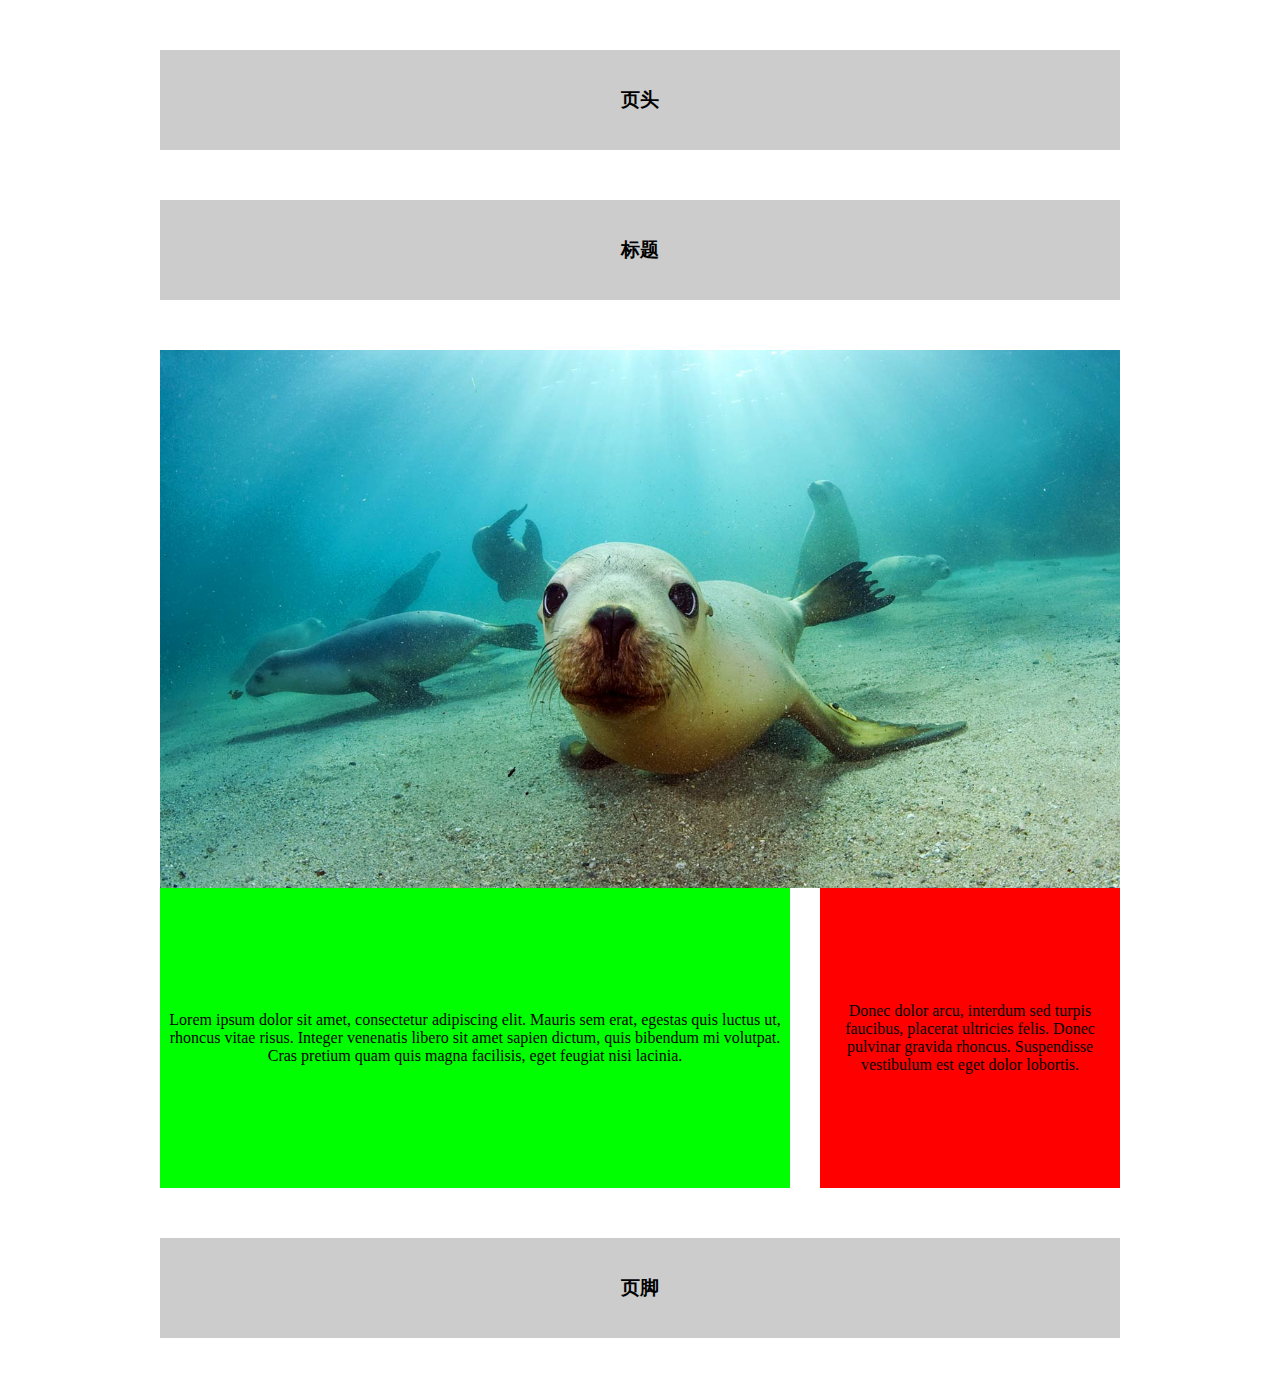
<file: 响应式设计/index.html>
<!DOCTYPE html>
<html lang="en">
<head>
    <meta charset="UTF-8">
    <title>index</title>
    <style>
        *{
            margin: 0;
            padding: 0;
        }
        #container{
            width: 960px;
            margin: 0 auto;
        }
        #container h3{
            height: 100px;
            background: #cccccc;
            margin:50px 0;
            line-height: 100px;
            text-align: center;
        }
        #img-box{
            background:url("img/01.jpg") 0 0 no-repeat;
            background-size: cover;
            height: 0;
            padding-top: 56%;
        }
        #content{
            /*height: 300px;*/
            overflow: hidden;
        }
        #left{
            width: 630px;
            height: 300px;
            background: #00ff00;
            float: left;
            display: table;
        }
        #right{
            width: 300px;
            height: 300px;
            background: #ff0000;
            float: right;
            display: table;
        }
        #content p{
            text-align: center;
            display: table-cell;
            vertical-align: middle;
        }
        @media screen and (max-width: 960px){
            #container{
                width: 100%;
            }
            #img-box{
                background:url("img/01_s_2x.jpg") 0 0 no-repeat;
                background-size: cover;
            }
            #left{
                width:68%;
            }
            #right{
                width: 30%;
            }
        }
        @media screen and (max-width: 480px) {
            #img-box{
                background:url("img/01_s.jpg") 0 0 no-repeat;
                background-size: cover;
            }
            #right,#left{
                width: 100%;
            }
        }
    </style>
</head>
<body>

<div id="container">
    <h3>页头</h3>
    <h3>标题</h3>
    <div id="img-box">

    </div>
    <div id="content">
        <div id="left">
            <p>
                Lorem ipsum dolor sit amet, consectetur adipiscing elit. Mauris sem erat, egestas quis luctus ut, rhoncus vitae risus. Integer venenatis libero sit amet sapien dictum, quis bibendum mi volutpat. Cras pretium quam quis magna facilisis, eget feugiat nisi lacinia.
            </p>
        </div>
        <div id="right">
            <p>
                Donec dolor arcu, interdum sed turpis faucibus, placerat ultricies felis. Donec pulvinar gravida rhoncus. Suspendisse vestibulum est eget dolor lobortis.
            </p>
        </div>
    </div>
    <h3>页脚</h3>

</div>

</body>
</html>
</file>
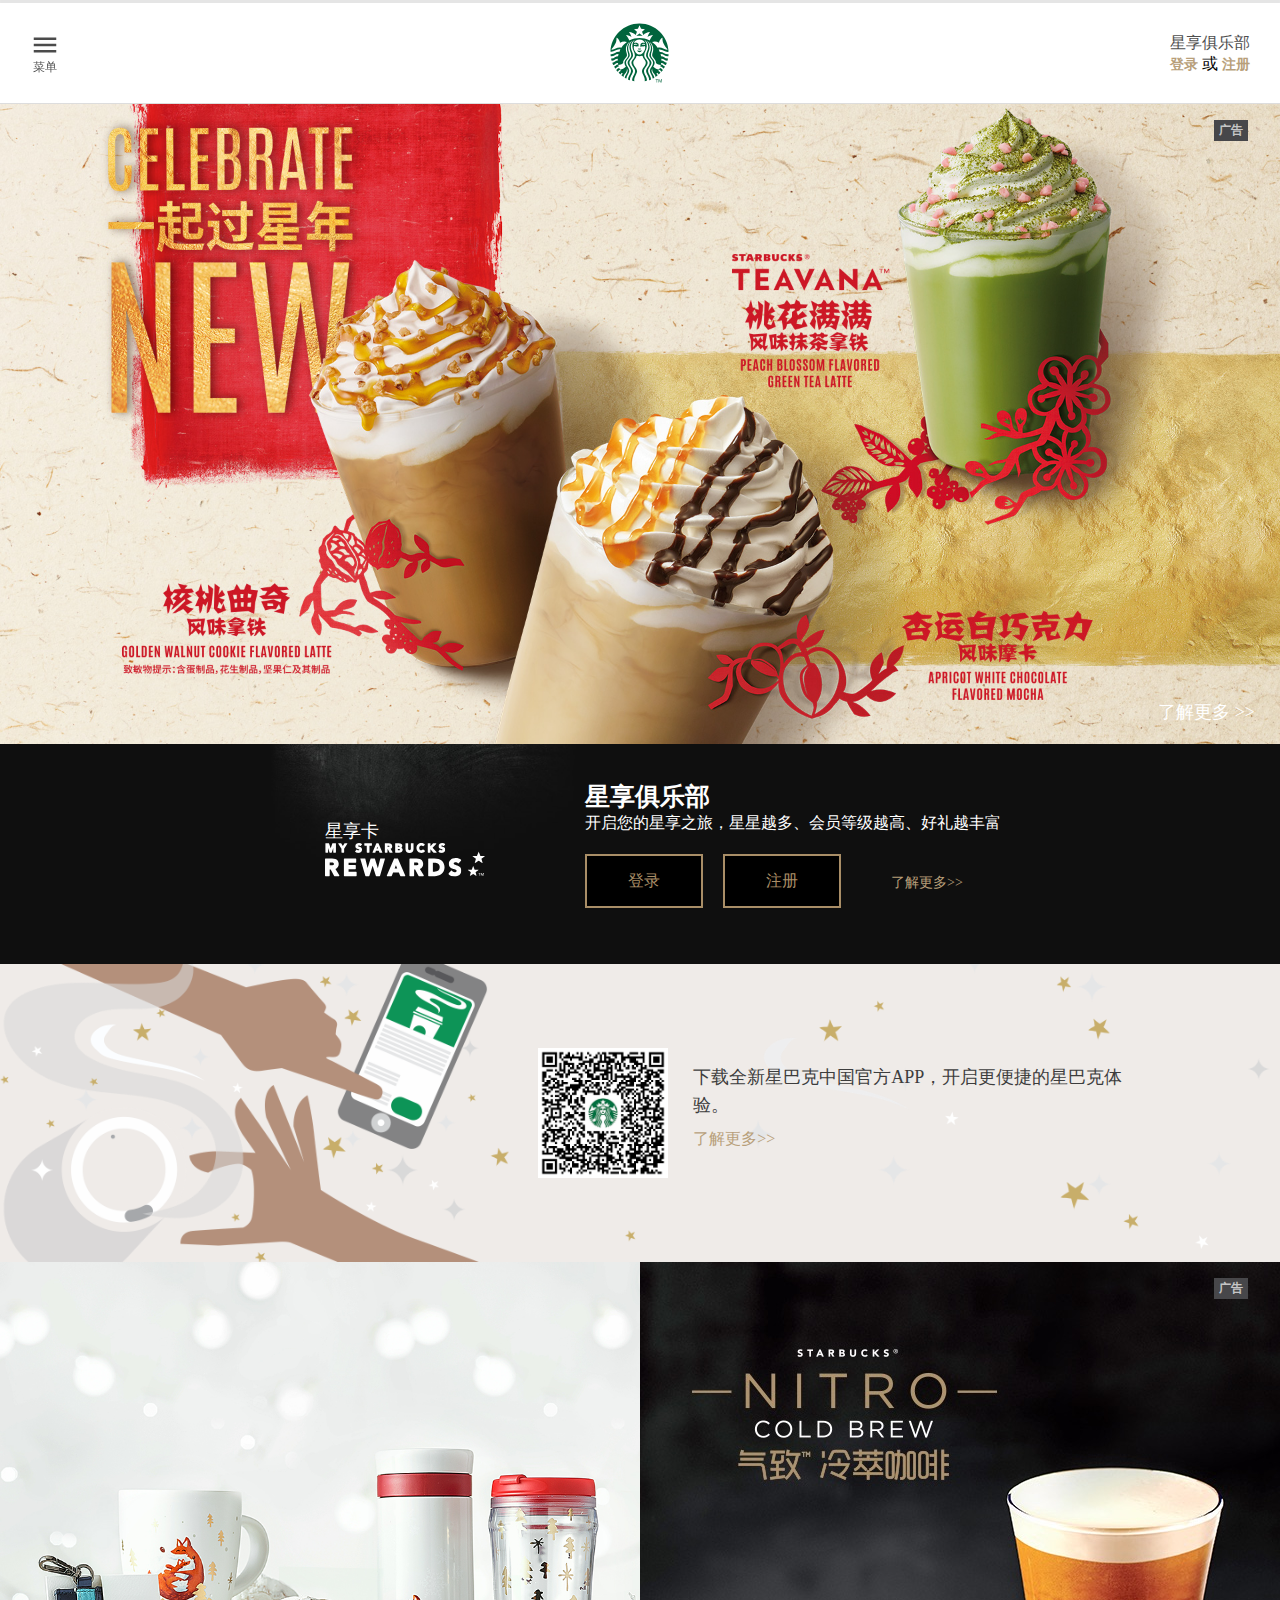
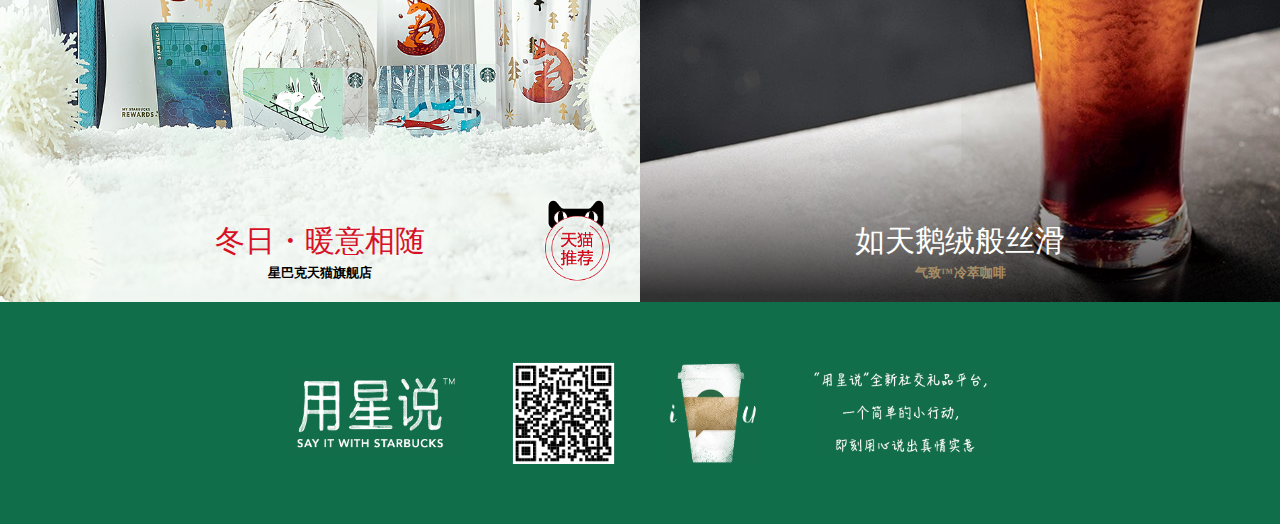
<file: 响应式设计/starbucks/index.html>
<!DOCTYPE html>
<html lang="en">
<head>
    <meta charset="UTF-8">
    <title>starbucks</title>
    <link rel="stylesheet" href="css/common.css"/>
    <link rel="stylesheet" href="css/index.css">
</head>
<body>
    <div id="header">
    <div id="container-fluid">
        <div id="menu">
            <div id="menu-box">
                <img class="menu-icon" src="imgstar/0.svg" alt=""/>
                <p>菜单</p>
            </div>
        </div>
        <div id="logo">
            <a href="#"><img src="imgstar/logo.svg" alt=""/></a>
        </div>
        <div id="user-info">
            <p class="user-title">星享俱乐部</p>
            <p class="user-login">
                <a href="#">登录</a><span> 或 </span><a href="#">注册</a>
            </p>
        </div>
    </div>
</div>

    <div class="carousel">
        <a href="#"><img class="img-one" src="imgstar/1.jpg" alt=""></a>
        <a href="#"><img class="img-two" src="imgstar/2.jpg" alt=""></a>
        <span class="ad">广告</span>
        <div  class="knowmore">
            <span>了解更多 >></span>
        </div>
    </div>

    <div id="home-rewards">
        <div id="container">
            <div class="rewards-mark">
                <p>星享卡</p>
                <img src="imgstar/rewards_logo_20170209.svg" alt=""/>
            </div>
            <div class="rewards-content">
                <h3>星享俱乐部</h3>
                <p>开启您的星享之旅，星星越多、会员等级越高、好礼越丰富</p>
                <div class="rewards-btns">
                    <a class="btns" href="#">登录</a>
                    <a class="btns" href="#">注册</a>
                    <a class="more" href="#">了解更多&gt;&gt;</a>
                </div>
            </div>
        </div>
    </div>

    <div id="app">
        <div id="app-pc">
            <img class="img-o" src="imgstar/app-web.png" alt="">
            <img class="img-t" src="imgstar/app-mobile.png" alt="">
            <div id="app-download-qrcode">
                <img src="imgstar/app_qr_20171115.png" alt="">
            </div>
            <div id="content-info">
                <p>下载全新星巴克中国官方APP，开启更便捷的星巴克体验。</p>
                <a href="#">了解更多&gt;&gt;</a>
            </div>
            <a class="udp" href="#"></a>
        </div>
    </div>

    <div id="mosaic">
        <span class="ad">广告</span>
        <a href="#">
            <div class="img-left">
                <img src="imgstar/5.jpg" alt="">
                <h2>冬日・暖意相随</h2>
                <h3>
                    <span>星巴克天猫旗舰店</span>
                </h3>
            </div>
        </a>
        <a href="#">
            <div class="img-right">
                <div class="im">
                    <img src="imgstar/6.jpg" alt="">
                    <h2>如天鹅绒般丝滑</h2>
                    <h3>气致™冷萃咖啡</h3>
                </div>
            </div>
        </a>
    </div>

    <div id="wsg">
        <div id="container-ws">
            <div class="wsg-container">
                <div class="wsg-container-img1"></div>
                <div class="wsg-container-img2"></div>
            </div>
            <div class="wsg-container">
                <div class="wsg-container-img3"></div>
                <div class="wsg-container-img4"></div>
            </div>
        </div>
    </div>
</body>
</html>
</file>
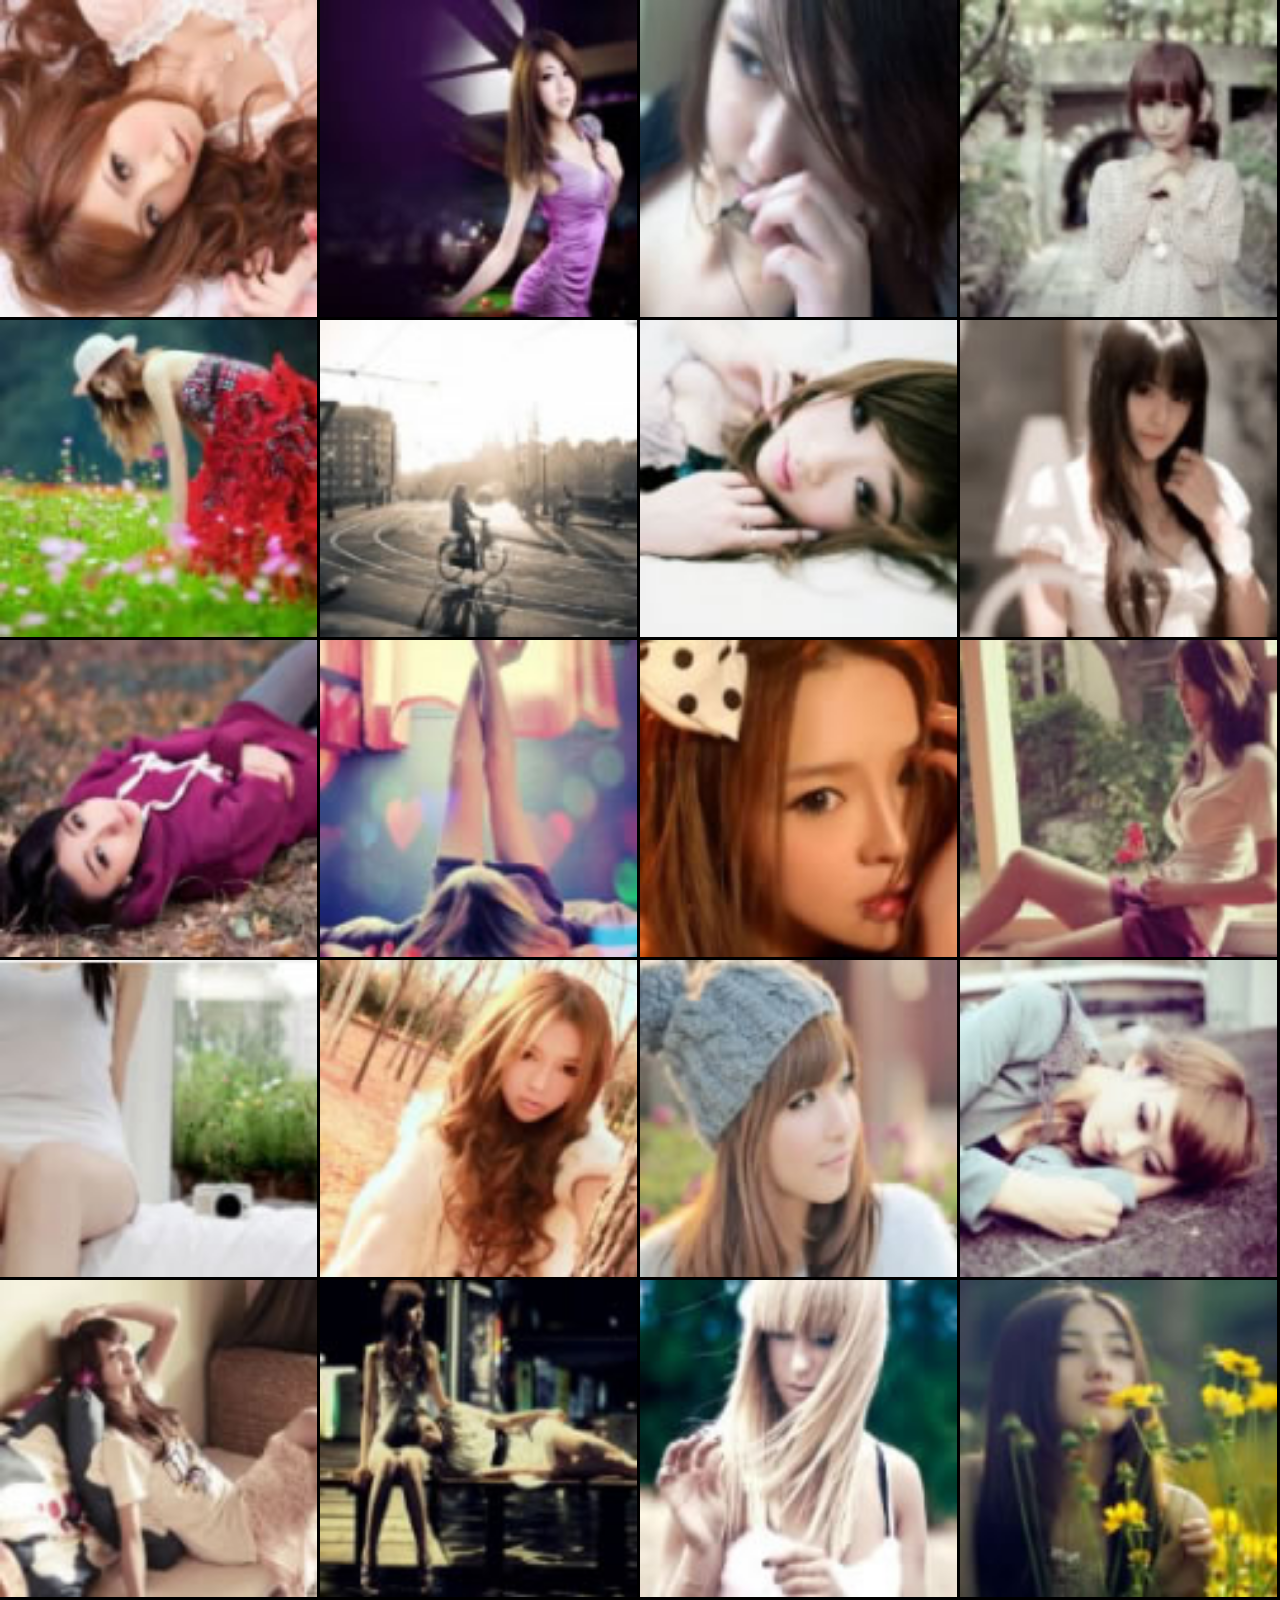
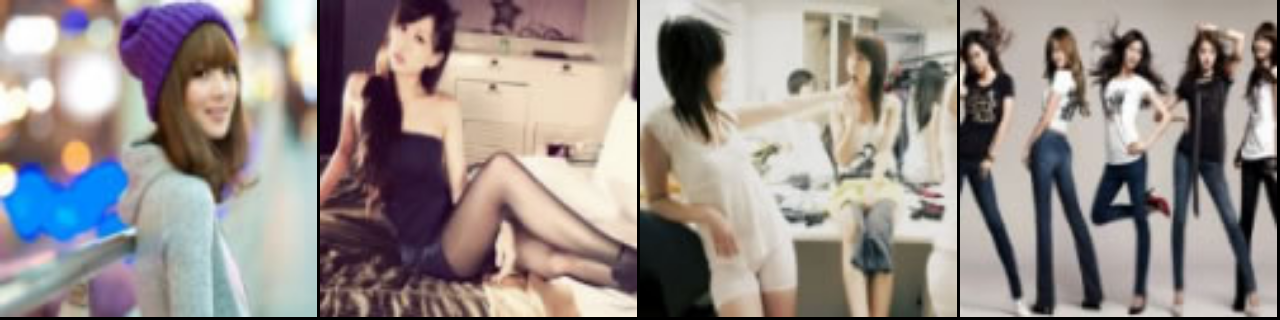
<file: 移动端开发/jqueryMobile/index.html>
<!DOCTYPE html>
<html lang="en">
<head>
    <meta charset="UTF-8">
    <meta name="viewport"
          content="width=device-width, user-scalable=no, initial-scale=1.0, maximum-scale=1.0, minimum-scale=1.0">
    <title>Title</title>
    <link rel="stylesheet" href="jquery.mobile-1.4.5.min.css">
    <link rel="stylesheet" href="jquery.mobile.icons.min.css">
    <link rel="stylesheet" href="css/css.css">
    <script src="jquery-1.12.4.js"></script>
    <script src="jquery.mobile-1.4.5.min.js"></script>
</head>
<body>
    <div id="img-box">

    </div>


    <script>
        var oBox = document.getElementById('img-box');
        loadSuccess();
        function loadSuccess() {
            var count = 0;
            for(var i=1; i<=6; i++){
                for(var j=1; j<=4; j++){
                    var oImg = document.createElement('img');
                    var oDiv = document.createElement('div');
                    var oBigImg = document.createElement('img');
                    count++;
                    oImg.className = 'img';
                    oDiv.className = 'big-img';
                    oBigImg.className = 'big';
                    oImg.src = 'img/thumbs/'+count+'.jpg';
                    oBigImg.src = 'img/'+count+'.jpg';
                    oBox.appendChild(oImg);
                    oBox.appendChild(oDiv);
                    oDiv.appendChild(oBigImg);
                    if(count == 1){
                        oDiv.className = 'big-img first';
                    }
                    if(count == 24){
                        oDiv.className = 'big-img last';
                    }
                }
            }
        }
        $('.img').on('click',function () {
            $('.img').toggle();
            $(this).next().toggle();
        })
        $('.big-img').on('click',function () {
            $(this).toggle();
            $('.img').toggle();
        })
        $('.big-img').on('swiperight',function () {
            $(this).hide();
            if($(this).hasClass('first')){
                $('.last').show();
            }else {
                $(this).prev().prev().show();
            }
        })
        $('.big-img').on('swipeleft',function () {
            $(this).hide();
            if($(this).hasClass('last')){
                $('.first').show();
            }else{
                $(this).next().next().show();
            }
        })


    </script>
</body>
</html>
</file>
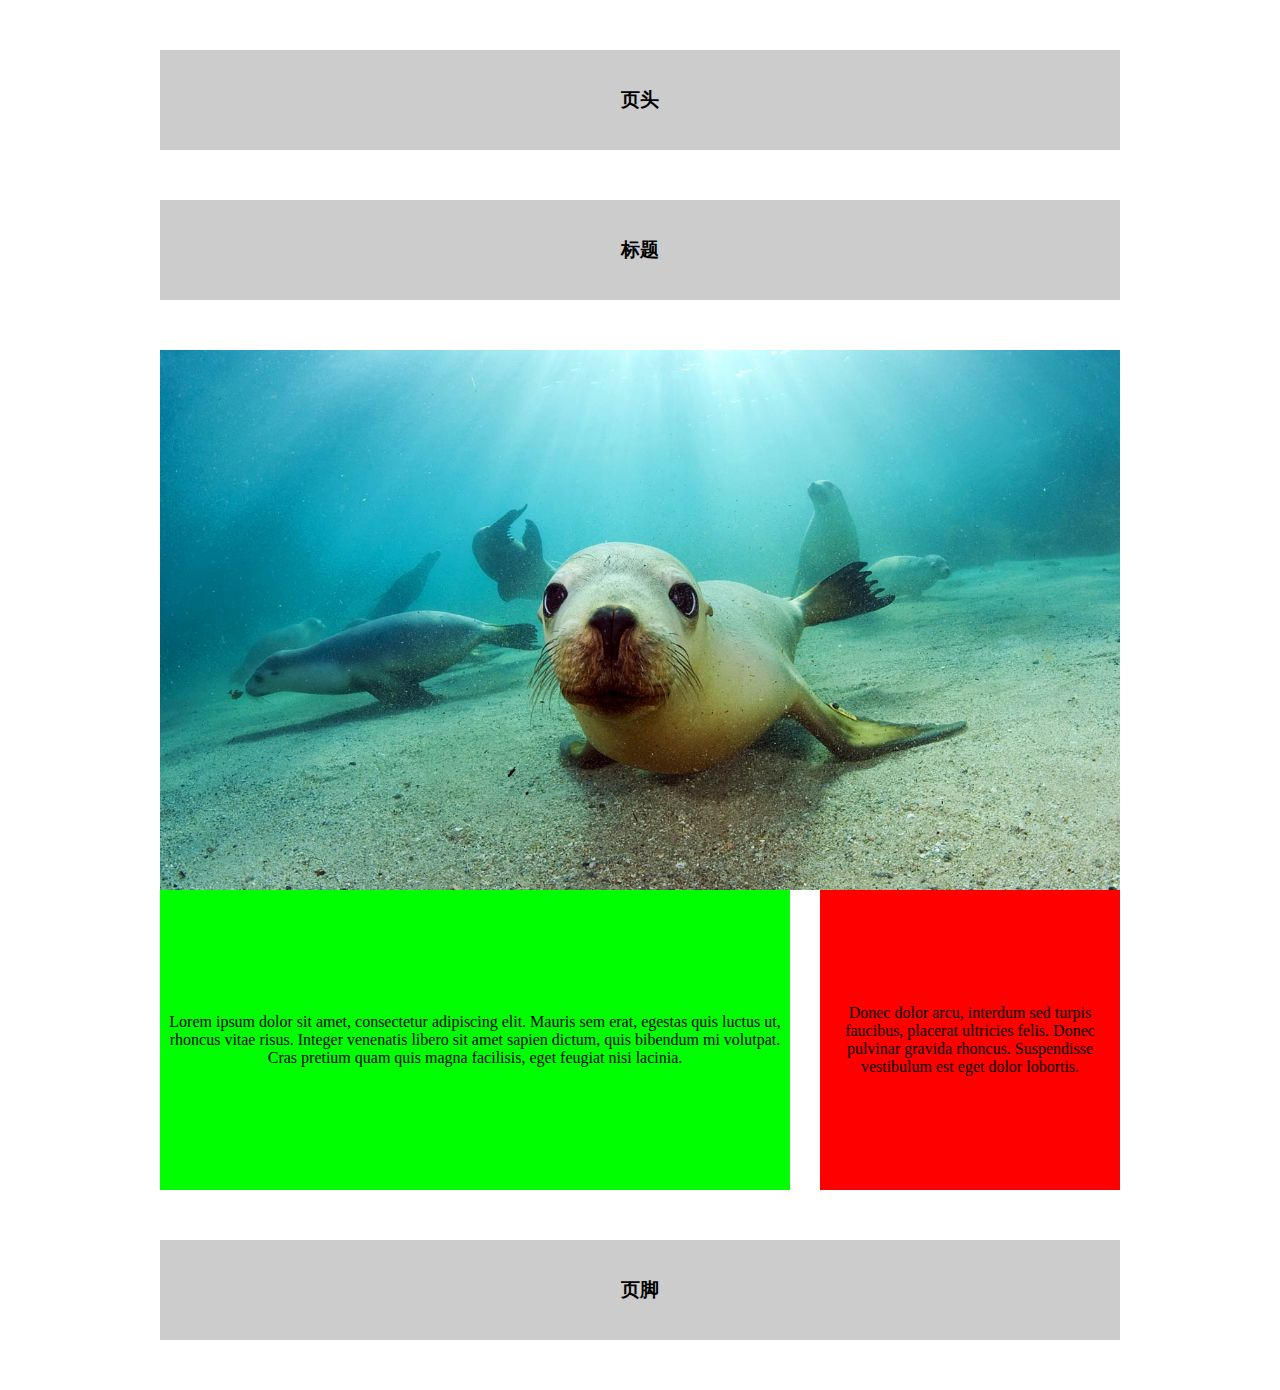
<file: 响应式设计/2_test.html>
<!DOCTYPE html>
<html lang="en">
<head>
    <meta charset="UTF-8">
    <title>index</title>
    <style>
        *{
            margin: 0;
            padding: 0;
        }
        #container{
            width: 960px;
            margin: 0 auto;
        }
        #container h3{
            height: 100px;
            background: #cccccc;
            margin:50px 0;
            line-height: 100px;
            text-align: center;
        }
        #img-box img{
            width: 960px;
            display: none;
        }
        #img-box #img-one{
            display: block;
        }
        #content{
            /*height: 300px;*/
            overflow: hidden;
        }
        #left{
            width: 630px;
            height: 300px;
            background: #00ff00;
            float: left;
            display: table;
        }
        #right{
            width: 300px;
            height: 300px;
            background: #ff0000;
            float: right;
            display: table;
        }
        #content p{
            text-align: center;
            display: table-cell;
            vertical-align: middle;
        }
        @media screen and (max-width: 960px){
            #img-box #img-two{
                width: 100%;
                display: block;
            }
            #img-box #img-one{
                display: none;
            }
            #container{
                width: 100%;
            }
            #left{
                width:68%;
            }
            #right{
                width: 30%;
            }
        }
        @media screen and (max-width: 480px) {
            #img-box #img-three{
                width: 100%;
                display: block;
            }
            #img-box #img-two{
                display: none;
            }
            #right,#left{
                width: 100%;
            }
            #img-box #img-three{
                display: block;
            }
        }
    </style>
</head>
<body>

<div id="container">
    <h3>页头</h3>
    <h3>标题</h3>
    <div id="img-box">
        <img id="img-one" src="img/01.jpg" alt="">
        <img id="img-two" src="img/01_s_2x.jpg" alt="">
        <img id="img-three" src="img/01_s.jpg" alt="">
    </div>
    <div id="content">
        <div id="left">
            <p>
                Lorem ipsum dolor sit amet, consectetur adipiscing elit. Mauris sem erat, egestas quis luctus ut, rhoncus vitae risus. Integer venenatis libero sit amet sapien dictum, quis bibendum mi volutpat. Cras pretium quam quis magna facilisis, eget feugiat nisi lacinia.
            </p>
        </div>
        <div id="right">
            <p>
                Donec dolor arcu, interdum sed turpis faucibus, placerat ultricies felis. Donec pulvinar gravida rhoncus. Suspendisse vestibulum est eget dolor lobortis.
            </p>
        </div>
    </div>
    <h3>页脚</h3>

</div>

</body>
</html>
</file>
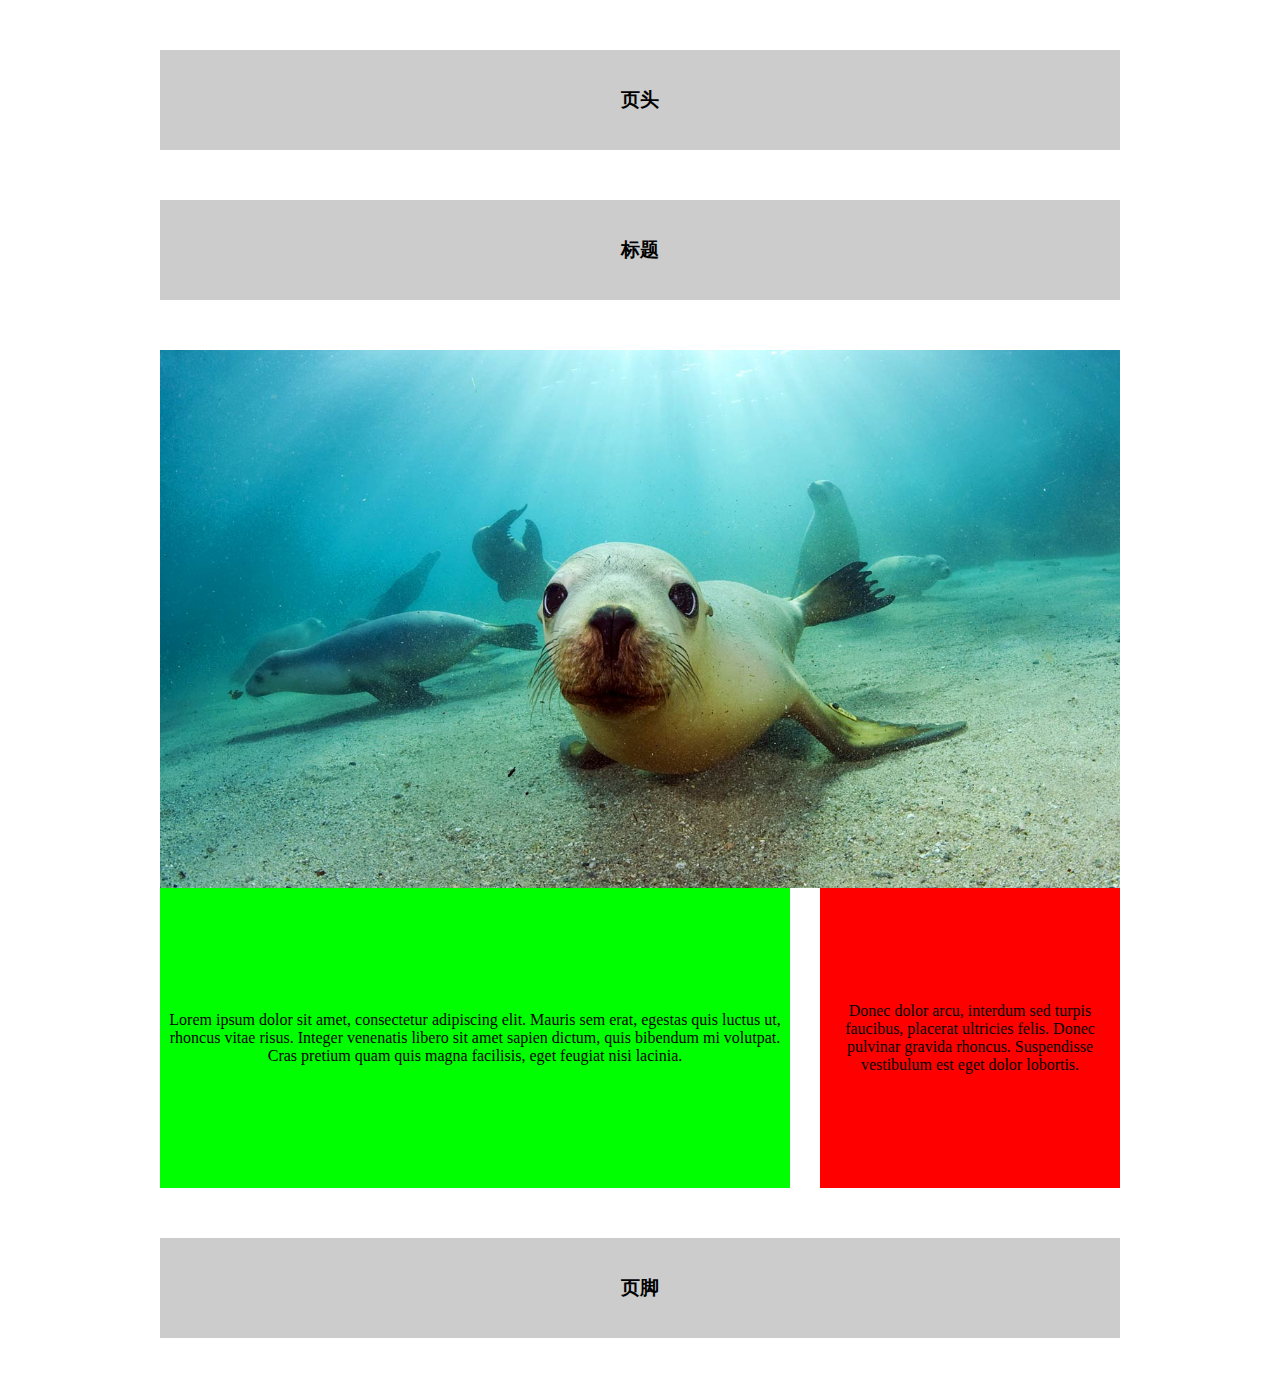
<file: 响应式设计/demo.html>
<!DOCTYPE html>
<html lang="en">
<head>
    <meta charset="UTF-8">
    <title></title>
    <style>
        *{
            margin: 0;
            padding: 0;
        }
        #container{
            width: 960px;
            margin: 0 auto;
        }
        #container h3{
            height: 100px;
            background: #cccccc;
            margin:50px 0;
            line-height: 100px;
            text-align: center;
        }
        #img-box{
            background:url("img/01.jpg") 0 0 no-repeat;
            background-size: cover;
            height: 0px;
            padding-top: 56%;
        }
        #content{
            /*height: 300px;*/
            overflow: hidden;
        }
        #left{
            width: 630px;
            height: 300px;
            background: #00ff00;
            float: left;
            display: table;
        }
        #right{
            width: 300px;
            height: 300px;
            background: #ff0000;
            float: right;
            display: table;
        }
        #content p{
            text-align: center;
            display: table-cell;
            vertical-align: middle;
        }

        @media screen and (max-width: 960px){
            #container{
                width: 100%;
            }
            #img-box{
                background-image:url("img/01_s_2x.jpg") ;
            }
            #left{
                width: 68%;
            }
            #right{
                width: 30%;
            }
        }
        @media screen and (max-width:480px){
            #img-box{
                background-image:url("img/01_s.jpg") ;
            }
            #left,#right{
                float: none;
                width: 100%;
            }
        }
    </style>
</head>
<body>
    <div id="container">
        <h3>页头</h3>
        <h3>标题</h3>
        <div id="img-box">

        </div>
        <div id="content">
            <div id="left">
                <p>
                    Lorem ipsum dolor sit amet, consectetur adipiscing elit. Mauris sem erat, egestas quis luctus ut, rhoncus vitae risus. Integer venenatis libero sit amet sapien dictum, quis bibendum mi volutpat. Cras pretium quam quis magna facilisis, eget feugiat nisi lacinia.
                </p>
            </div>
            <div id="right">
                <p>
                    Donec dolor arcu, interdum sed turpis faucibus, placerat ultricies felis. Donec pulvinar gravida rhoncus. Suspendisse vestibulum est eget dolor lobortis.
                </p>
            </div>
        </div>
        <h3>页脚</h3>

    </div>

</body>
</html>
</file>
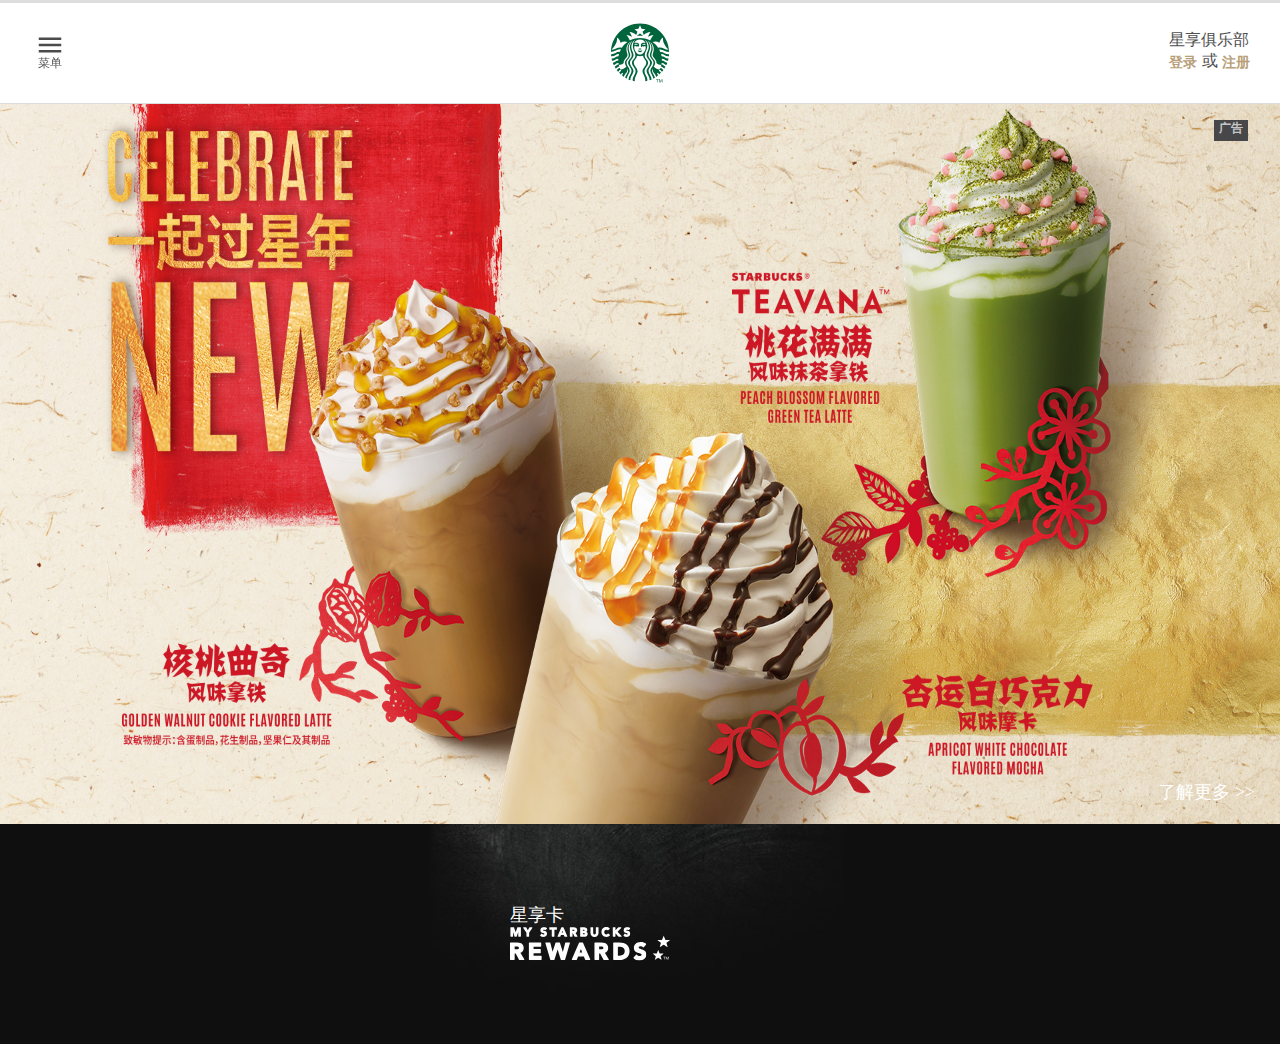
<file: 响应式设计/starbucks/星巴克.html>
<!DOCTYPE html>
<html lang="en">
<head>
    <meta charset="UTF-8">
    <title>星巴克</title>
    <link rel="stylesheet" href="css/index_old.css">
</head>
<body>

<div id="container-nav">
    <div class="col-xs-5 menu-one">
        <div id="inputwhy">
            <img src="imgstar/0.svg" alt="">
        </div>
        <span id="menuwhy">菜单</span>
    </div>
    <div class="col-xs-2">
        <a href="#"><img src="imgstar/logo.svg" alt=""></a>
    </div>
    <div class="col-xs-5">
        <span id="msr_callout">
                        星享俱乐部
            <a class="nav-word-left" href="">登录</a>
            或
            <a class="nav-word-right" href="">注册</a>
        </span>
    </div>
</div>

<div id="home-page">
    <div class="carousel">
        <a href="#"><img class="img-one" src="imgstar/1.jpg" alt=""></a>
        <a href="#"><img class="img-two" src="imgstar/2.jpg" alt=""></a>
        <span class="ad">广告</span>
        <div  class="knowmore">
            <span>了解更多 >></span>
        </div>
    </div>
    <div id="home-redwards">
        <div class="container">
            <div class="rewards-mark">
                <p class="rewards-mark-label">星享卡</p>
                <div class="rewards-mark-logo"></div>
            </div>
            <div class="rewards-content"></div>
        </div>
    </div>
</div>

</body>
</html>
</file>
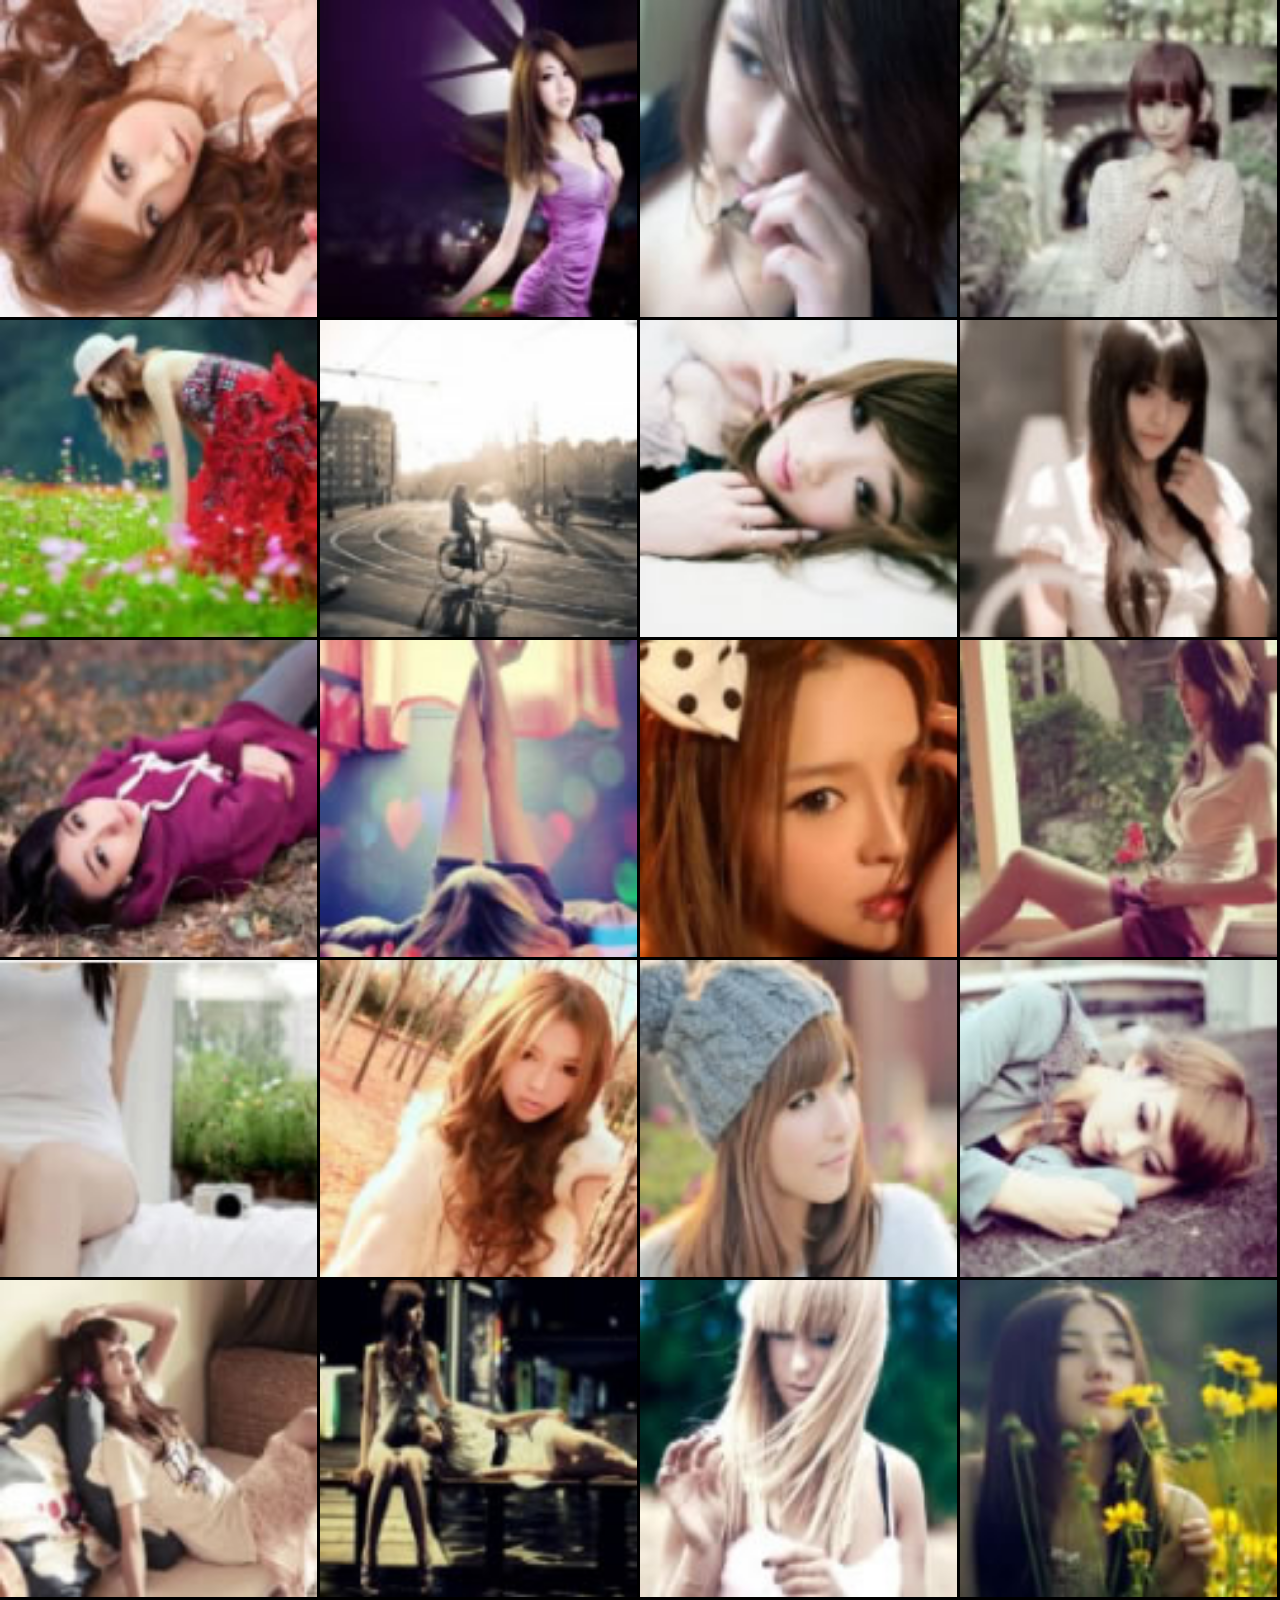
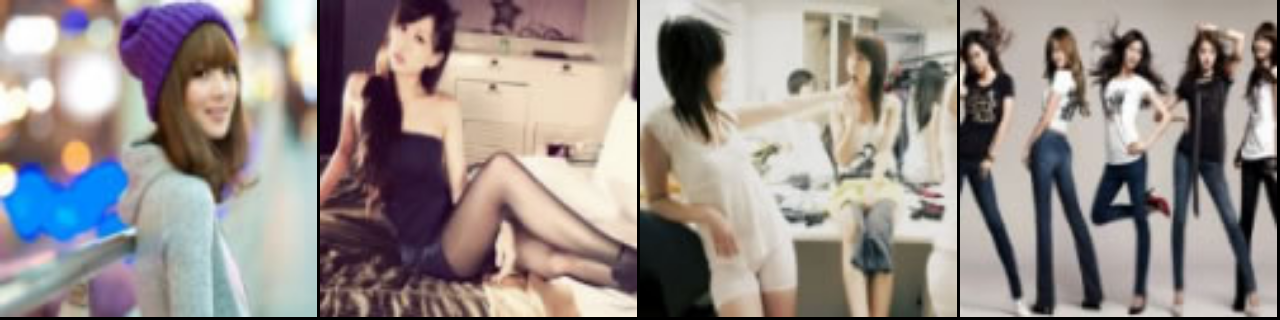
<file: 移动端开发/jqueryMobile/照片库.html>
<!DOCTYPE html>
<html lang="en">
<head>
    <meta charset="UTF-8">
    <meta name="viewport"
          content="width=device-width, user-scalable=no, initial-scale=1.0, maximum-scale=1.0, minimum-scale=1.0">
    <title>Title</title>
    <link rel="stylesheet" href="jquery.mobile-1.4.5.min.css">
    <link rel="stylesheet" href="jquery.mobile.icons.min.css">
    <link rel="stylesheet" href="css/css.css">
    <script src="jquery-1.12.4.js"></script>
    <script src="jquery.mobile-1.4.5.min.js"></script>
</head>
<body>
    <div id="img-box">

    </div>


    <script>
        var oBox = document.getElementById('img-box');
        loadSuccess();
        function loadSuccess() {
            var count = 0;
            for(var i=1; i<=6; i++){
                for(var j=1; j<=4; j++){
                    var oImg = document.createElement('img');
                    var oDiv = document.createElement('div');
                    var oBigImg = document.createElement('img');
                    count++;
                    oImg.className = 'img';
                    oDiv.className = 'big-img';
                    oBigImg.className = 'big';
                    oImg.src = 'img/thumbs/'+count+'.jpg';
                    oBigImg.src = 'img/'+count+'.jpg';
                    oBox.appendChild(oImg);
                    oBox.appendChild(oDiv);
                    oDiv.appendChild(oBigImg);
                    if(count == 1){
                        oDiv.className = 'big-img first';
                    }
                    if(count == 24){
                        oDiv.className = 'big-img last';
                    }
                }
            }
        }
        $('.img').on('tap',function (e) {
            $('.img').toggle();
            $(this).next().toggle();
            e.preventDefault();
        })
        $('.big-img').on('tap',function (e) {
            $(this).toggle();
            $('.img').toggle();
            e.preventDefault();
        })
        $('.big-img').on('swiperight',function () {
            $(this).hide();
            if($(this).hasClass('first')){
                $('.last').show();
            }else {
                $(this).prev().prev().show();
            }
        })
        $('.big-img').on('swipeleft',function () {
            $(this).hide();
            if($(this).hasClass('last')){
                $('.first').show();
            }else{
                $(this).next().next().show();
            }
        })


    </script>
</body>
</html>
</file>
<file: 响应式设计/starbucks/css/common.css>
*{
    margin: 0;
    padding: 0;
}
a{
    text-decoration: none;
}


/*header开始*/
#header{
    box-shadow: 0 -5px 5px 5px rgba(0, 0, 0, 0.1);
    margin-top: 3px;
    border-bottom:1px solid #ddd;
}
#container-fluid{
    display: -webkit-box;
    padding: 0 15px;
    margin: 0 auto;
    height: 100px;
}
#menu{
    -webkit-box-flex: 5;
    width: 0;
    padding: 0 15px;
}
#menu-box{
    margin-top: 32px;
    font-size: 12px;
    letter-spacing: 0.5px;
    width: 30px;
    text-align: center;
    opacity: 0.7;
}
#menu-box:hover{
    opacity: 1;
}
#menu-box p{
    cursor: pointer;
}
#logo{
    text-align: center;
    -webkit-box-flex: 2;
    width: 0;
}
#logo img{
    width: 73px;
    max-width: 120%;
    margin-top: 15px;
}
#user-info{
    padding: 0 15px;
    -webkit-box-flex: 5;
    width: 0;
}
#user-info p{
    text-align: right;
    font-size: 16px;
}
#user-info .user-title{
    margin-top: 30px;
    color: #4e4e4e;
}
#user-info a{
    color: #b89f7a;
    font-size: 14px;
    font-weight: 700;
}
#user-info a:hover{
    color: #967a50;
}
@media screen and (max-width: 768px){
    #container-fluid{
        padding: 0 10px;
    }
    #menu{
        padding:0;
    }
    #user-info{
        padding: 0;
    }
    #user-info p{
        font-size: 12px;
    }
    #user-info a{
        font-size: 12px;
    }
}
</file>
<file: 响应式设计/starbucks/css/index.css>
/*carousel开始*/

.carousel{
    position: relative;
}
.carousel img{
    display: block;
}
.carousel .img-one{
    width: 100%;
}
.carousel .img-two{
    display: none;
}
.ad{
    width: 24px;
    height: 21px;
    line-height: 21px;
    padding: 0 5px;
    background: #47474A;
    color: rgba(255,255,255,0.7);
    font-weight: 900;
    font-size: 12px;
    position: absolute;
    top: 16px;
    right: 32px;
    z-index: 99;
}
.knowmore{
    position: absolute;
    right: 25px;
    bottom: 20px;
    font-size: 18px;
    color: #fff;
    text-align: center;
    cursor: pointer;
}
@media screen and (max-width: 991px){
    .carousel .img-one{
        display: none;
    }
    .carousel .img-two{
        display: block;
        width: 100%;
    }
    .knowmore {
        font-size: 14px;
        bottom: 0;
        right: 15px;
    }
}

/*home-rewards开始*/
#home-rewards{
    background: #0f0f0f;
}
#container{
    width: 750px;
    margin: 0 auto;
    overflow: hidden;
}
.rewards-mark{
    float: left;
    width: 260px;
    height: 145px;
    background: #0f0f0f url("../imgstar/rewards_bg.png") 0 0 no-repeat;
    background-size: contain;
    padding: 75px 0 0 60px;
}
.rewards-mark p{
    color: #fff;
    font-size: 18px;
}
.rewards-mark img{
    width: 160px;
}
.rewards-content{
    width: 430px;
    float: right;
    height: 100%;
    position: relative;
}
.rewards-content h3{
    font-size: 25px;
    color: #fff;
    margin-top: 36px;
}
.rewards-content{
    font-size: 16px;
    color: #fff;
}
.rewards-btns{
    margin-top: 20px;
}
.rewards-btns .btns{
    width: 114px;
    height: 50px;
    border:2px solid #a98e67;
    background: #000000;
    text-align: center;
    line-height: 50px;
    color:#a98e67;
    float: left;
    margin-right: 20px;
}
.rewards-btns .btns:hover{
    background: #a98e67;
    color: #ffffff;
}
.more{
    color: #b89f7a;
    margin-left: 30px;
    font-size: 14px;
    position: absolute;
    bottom: 10%;
}
@media screen and (max-width: 767px) {
    #home-rewards{
        padding: 0 35px;
    }
    #container{
        width: 100%;
    }
    .rewards-mark,.rewards-content{
        width: 100%;
    }
    .rewards-mark{
        text-align: center;
        height: 70px;
        padding: 55px 0;
    }
    .rewards-mark p{
        font-size: 16px;
    }
    .rewards-content{
        text-align: center;
    }
    .rewards-content h3{
        margin-top: 0;
    }
    .rewards-btns{
        margin-top: 20px;
        padding: 17px 0;
    }
    .rewards-btns .btns{
        float: none;
        display: block;
        margin: 0 auto 10px;
        width: 80%;
    }
    .more{
        margin-left: 0;
        margin-right: 7px;
        padding: 25px 0;
        text-align: right;
        display: block;
        position: static;
    }
}
@media screen and (max-width: 277px){
    .rewards-mark img{
        height: 23px;
    }
}
@media screen and (max-width: 211px){
    .rewards-mark img{
        display: none;
    }
}

/*app开始*/
#app{
    background-color: #EFEBE8;
    position: relative;
}
#app img{
    width: 100%;
}
.img-o{
    display: block;
}
.img-t{
    display: none;
}
#app-download-qrcode{
    width: 130px;
    height: 130px;
    position: absolute;
    top:50%;
    left: 42%;
    margin-top: -65px ;
}
#content-info{
    width: 35%;
    position: absolute;
    top: 50%;
    left: 44%;
    margin-top: -50px;
    -webkit-transform: translate(130px,0);
    transform: translate(130px,0);
}
#content-info p{
    font-size: 18px;
    line-height: 28px;
    color: #3d3d3d;
    margin-bottom: 10px;
}
#content-info a{
    color: #b89f7a;
}
#content-info a:hover{
    text-decoration: underline;
    color: #a98e67;
}

@media screen and (max-width: 767px){
    .img-o{
        display: none;
    }
    .img-t{
        display: block;
    }
    #app-download-qrcode{
        display: none;
    }
    #content-info{
        padding: 4% 4% 0 4%;
        width: 92%;
        text-align: center;
        position: static;
        -webkit-transform: translate(0,0);
        transform: translate(0,0);
    }
    #content-info p{
        margin-top: 4%;
        padding: 4% 0;
        margin-bottom: 10px;
    }
    .udp{
        display: block;
        margin: 7px auto 0 auto;
        width: 220px;
        height: 80px;
        background: url("../imgstar/udp-starbucks-cn.svg") center center no-repeat;
    }
}

/*mosaic开始*/
#mosaic{
    position: relative;
    overflow: hidden;
}
.img-left,.img-right{
    position: relative;
    overflow: hidden;
    width: 50%;
    float: left;
}
#mosaic img{
    width: 100%;
    display: block;
}
.img-left h2{
    position: absolute;
    bottom: 40px;
    left: 50%;
    -webkit-transform: translateX(-50%);
    color: #D81026;
    font-size: 30px;
    font-weight: 400;
    text-align: center;
}
.img-left h3{
    position: absolute;
    bottom: 20px;
    left: 50%;
    -webkit-transform: translateX(-50%);
    font-weight: 900;
    font-size: 13px;
    color: #000;
}
.img-right h2{
    position: absolute;
    bottom: 40px;
    left: 50%;
    -webkit-transform: translateX(-50%);
    color: #fffffe;
    font-size: 30px;
    font-weight: 400;
    text-align: center;
}
.img-right h3{
    position: absolute;
    bottom: 20px;
    left: 50%;
    -webkit-transform: translateX(-50%);
    font-weight: 900;
    font-size: 13px;
    color: #a98e67;
}

@media screen and (max-width: 767px){
    .img-left,.img-right{
        position: relative;
        overflow: hidden;
        width: 100%;
        float: left;
    }
    .img-left h2,.img-right h2{
        width: 100%;
        padding: 0 10%;
    }
}

/*wsg开始*/
#wsg{
    background: #106e4b;
}
#container-ws{
    margin: 0 auto;
    padding: 30px 15px;
    width: 750px;
    display: -webkit-flex;
    display: -ms-flexbox;
    display: flex;
    -webkit-align-items: center;
    -ms-flex-align: center;
    align-items: center;
    -webkit-justify-content: center;
    -ms-flex-pack: center;
    justify-content: center;
}
.wsg-container{
    width: 50%;
    display: -webkit-flex;
    display: -ms-flexbox;
    display: flex;
    -webkit-align-items: center;
    -ms-flex-align: center;
     align-items: center;
    -webkit-justify-content: center;
    -ms-flex-pack: center;
    justify-content: center;
}
.wsg-container-img1{
    width: 250px;
    height: 127.5px;
    margin: 0 25px;
    background: url("../imgstar/wsg-title.png") center center no-repeat;
    background-size: contain;
}
.wsg-container-img2{
    width: 150px;
    height: 150px;
    margin: 0 25px;
    background: url("../imgstar/wsg-qrcode.png") center center no-repeat;
    background-size: contain;
}
.wsg-container-img3{
    width: 150px;
    height: 162px;
    margin: 0 25px;
    background: url("../imgstar/wsg-cup.png") center center no-repeat;
    background-size: contain;
}
.wsg-container-img4{
    width: 280px;
    height: 142.8px;
    margin: 0 25px;
    background: url("../imgstar/wsg-wording.png") center center no-repeat;
    background-size: contain;
}



@media screen and (max-width: 767px){
    #container-ws{
        width: 750px;
    }
}
</file>
<file: 移动端开发/jqueryMobile/css/css.css>
*{
    margin: 0;
    padding: 0;
    box-sizing:border-box
}
a{
    text-decoration: none;
}

.img{
    width: 25%;
    border: 3px solid #000000;
    border-top: 0;
    border-left: 0 ;
    display: block;
    float: left;
}
.big-img{
    height: 100%;
    display: none;
    background: #000;
    position: absolute;
    top: 0;
    left: 0;
    right: 0;
    bottom: 0;
}
.big-img img{
    position: absolute;
    top: 50%;
    -webkit-transform: translate(0,-50%);
    width:100%;
    display: block;
}
</file>
<file: 响应式设计/starbucks/css/index_old.css>
*{
    padding: 0;
    margin: 0;
}
a{
    text-decoration: none;
}


/*container-nav 开始 */
#container-nav{
    height: 100px;
    margin: 0 auto;
    padding: 0 15px;
    position: relative;
    box-shadow: 0 -5px 5px 5px rgba(0,0,0,0.1);
    border-bottom:1px solid #ddd;
    border-top: 3px solid #ddd;
}
.menu-one{
    position: absolute;
    left: 30px;
    top: 27px;
    opacity: 0.7;
}
#inputwhy{
    width: 30px;
    height: 20px;
    padding: 5px 5px 0 5px;
}
#menuwhy{
    display: block;
    width: 40px;
    height: 21px;
    text-align: center;
    color: #000;
    cursor: pointer;
    font-size: 12px;
    letter-spacing: 0.5px;
}
.col-xs-2{
    padding:  15px 0;
    position: absolute;
    left: 50%;
    -webkit-transform: translate(-50%);
}
.col-xs-2 img{
    width: 73px;
}
.col-xs-5{
    width: 81px;
    position: absolute;
    right: 30px;
    top: 27px;
}
.col-xs-5 span{
    font-size: 16px;
    color: #4e4e4e;
}
.col-xs-5 a{
    font-weight: 700;
    font-size: 14px;
    color: #b89f7a;
    line-height:24px;
}
.nav-word-left{
    float: left;
    margin-right: 5px;
}
.nav-word-right{
    float: right;
}
.col-xs-5 a:hover{
    color: #967a50;
}


/*carousel开始*/
.carousel{
    position: relative;
}
.carousel img{
    display: block;
}
.carousel .img-one{
    width: 100%;
    height: 720px;
}
.carousel .img-two{
    display: none;
}
.ad{
    width: 24px;
    height: 21px;
    padding: 0 5px;
    background: #47474A;
    color: rgba(255,255,255,0.7);
    font-weight: 900;
    font-size: 12px;
    position: absolute;
    top: 16px;
    right: 32px;
}
.knowmore{
    position: absolute;
    right: 25px;
    bottom: 20px;
    font-size: 18px;
    color: #fff;
    text-align: center;
    cursor: pointer;
}
/*home-redwards开始*/
#home-redwards{
    background: #0F0F0F;
}
.rewards-mark{
    background: url("../imgstar/rewards_bg.png") 0 0 no-repeat;
    background-size: contain;
    height: 220px;
    padding-left: 90px;
    display: -webkit-flex;
    flex: 0 0 350px;
    -webkit-flex-direction: column;
    -webkit-justify-content: center;
}
.rewards-mark-label{
    font-size: 18px;
    color: #fff;
}
.rewards-mark-logo {
    width: 160px;
    height: 38.5185185185px;
    background: url(../imgstar/rewards_logo_20170209.svg) 0 0 no-repeat;
    background-size: contain;
}

.container{
    margin: 0 auto;
    padding: 0 15px;
    display: -webkit-flex;
    display: -ms-flexbox;
    display: flex;
    -webkit-justify-content: center;
    -ms-flex-pack: center;
    justify-content: center;
}



@media screen and (max-width: 992px){
/*carousel开始*/
    .carousel .img-one{
        display: none;
    }
    .carousel .img-two{
        display: block;
        width: 100%;
    }
}
@media screen and (max-width: 768px){
    /*container-nav 开始 */
    .menu-one{
        left: 25px;
    }
    .col-xs-5{
        width: 70px;
        right: 25px;
    }
    .col-xs-5 span{
        font-size: 12px;
    }
    .col-xs-5 a{
        font-size: 12px;
    }
}
</file>
